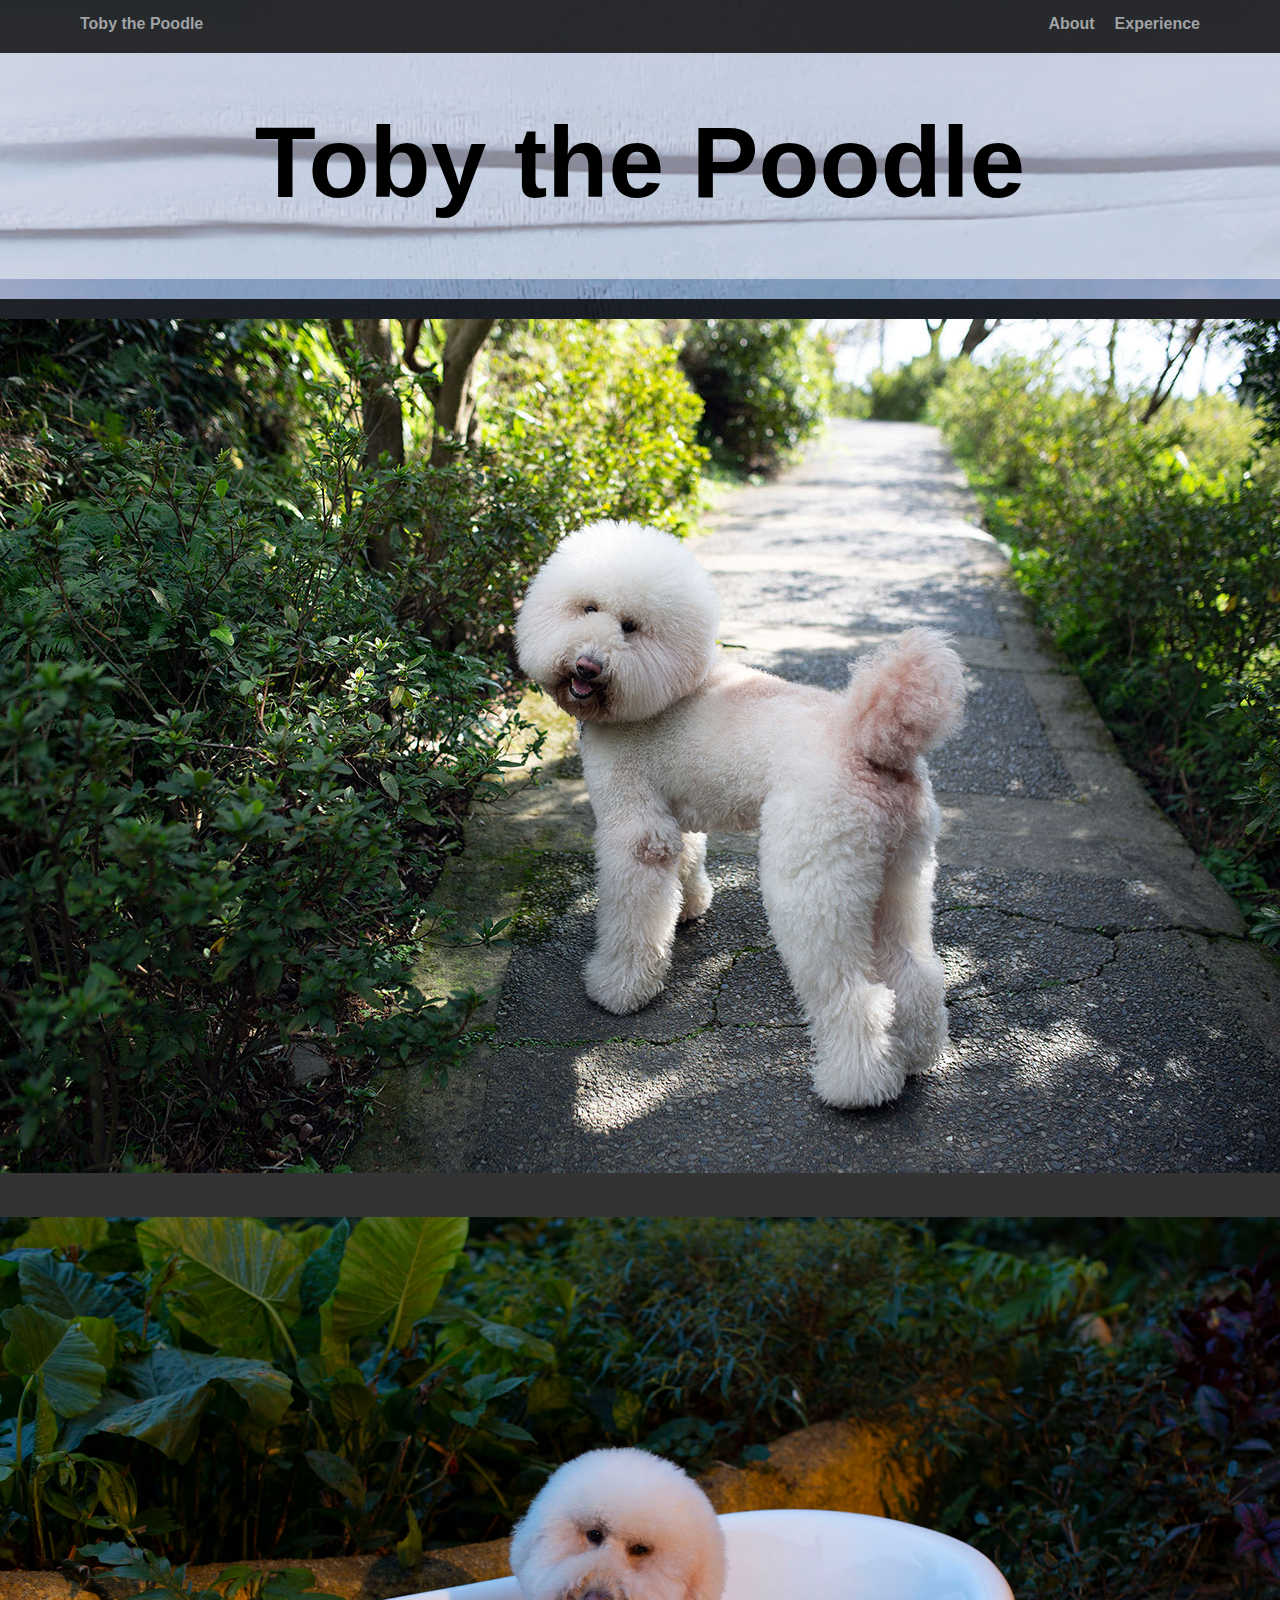
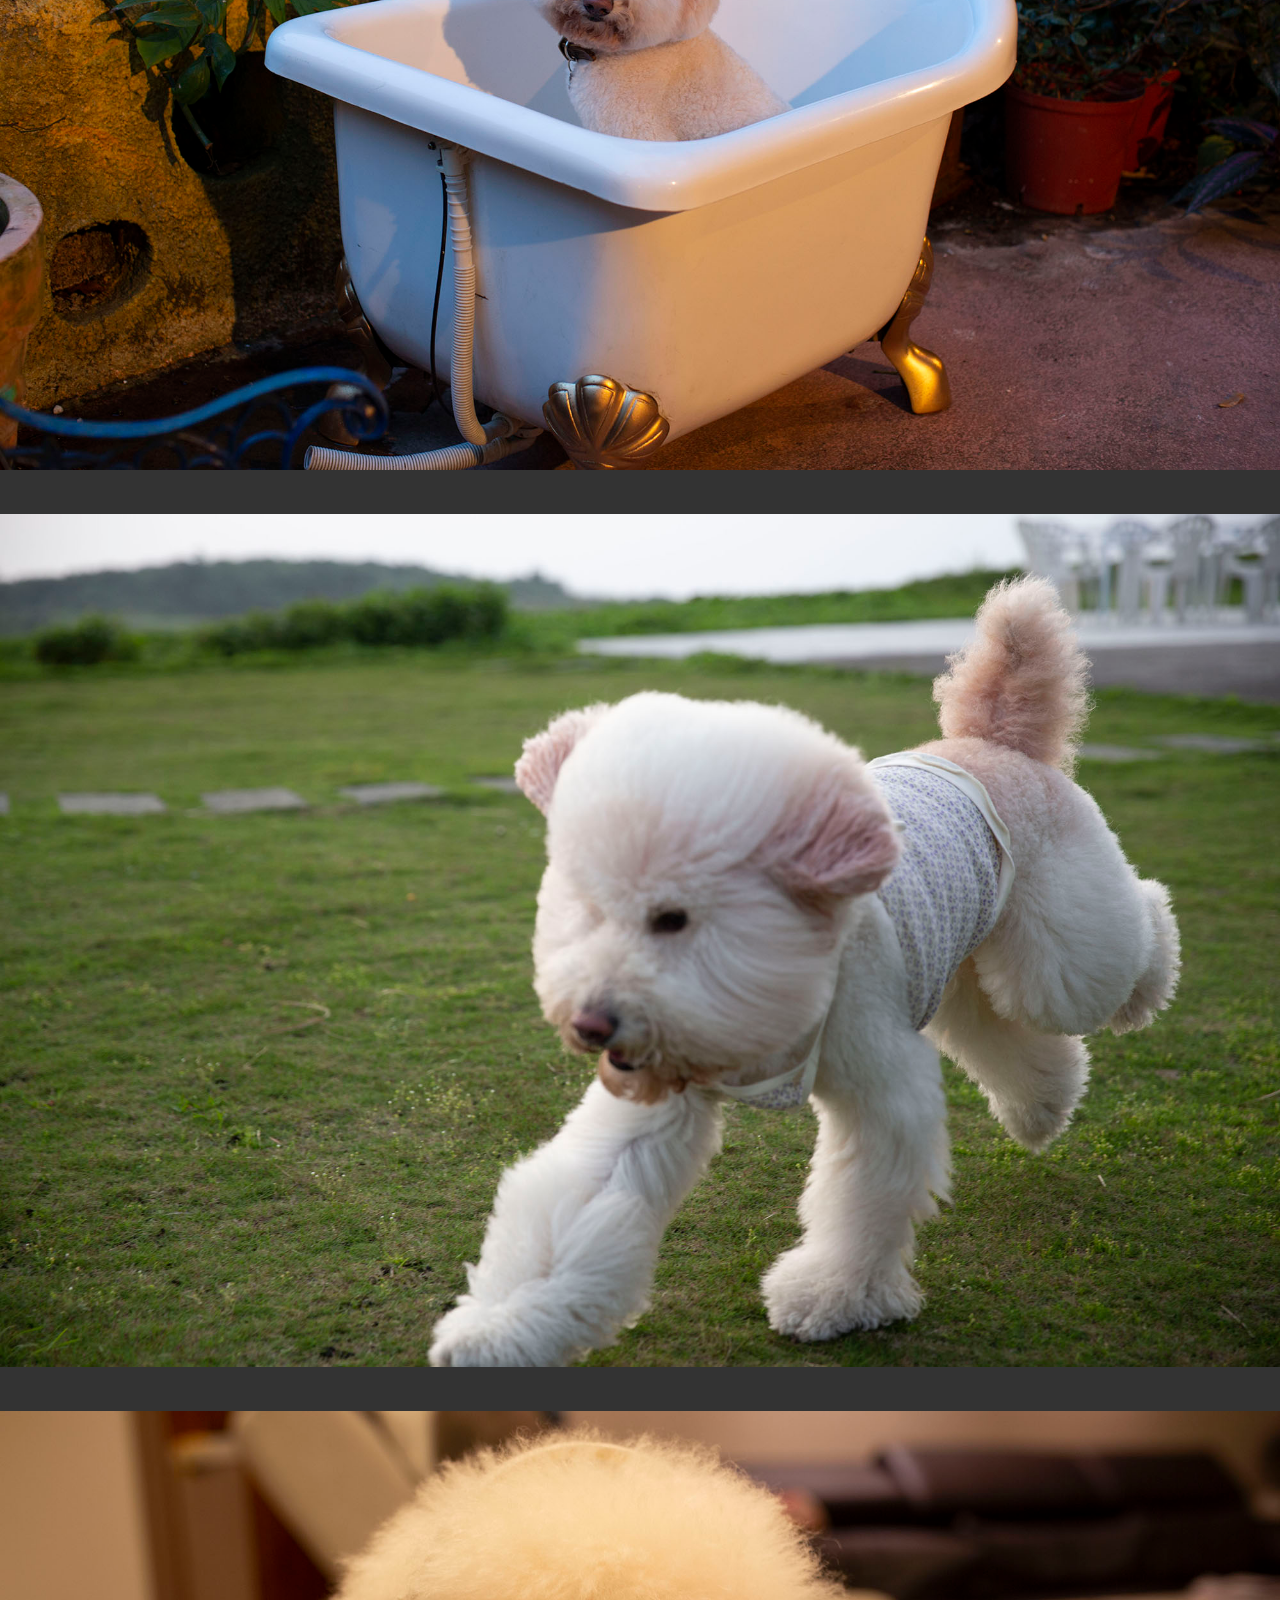
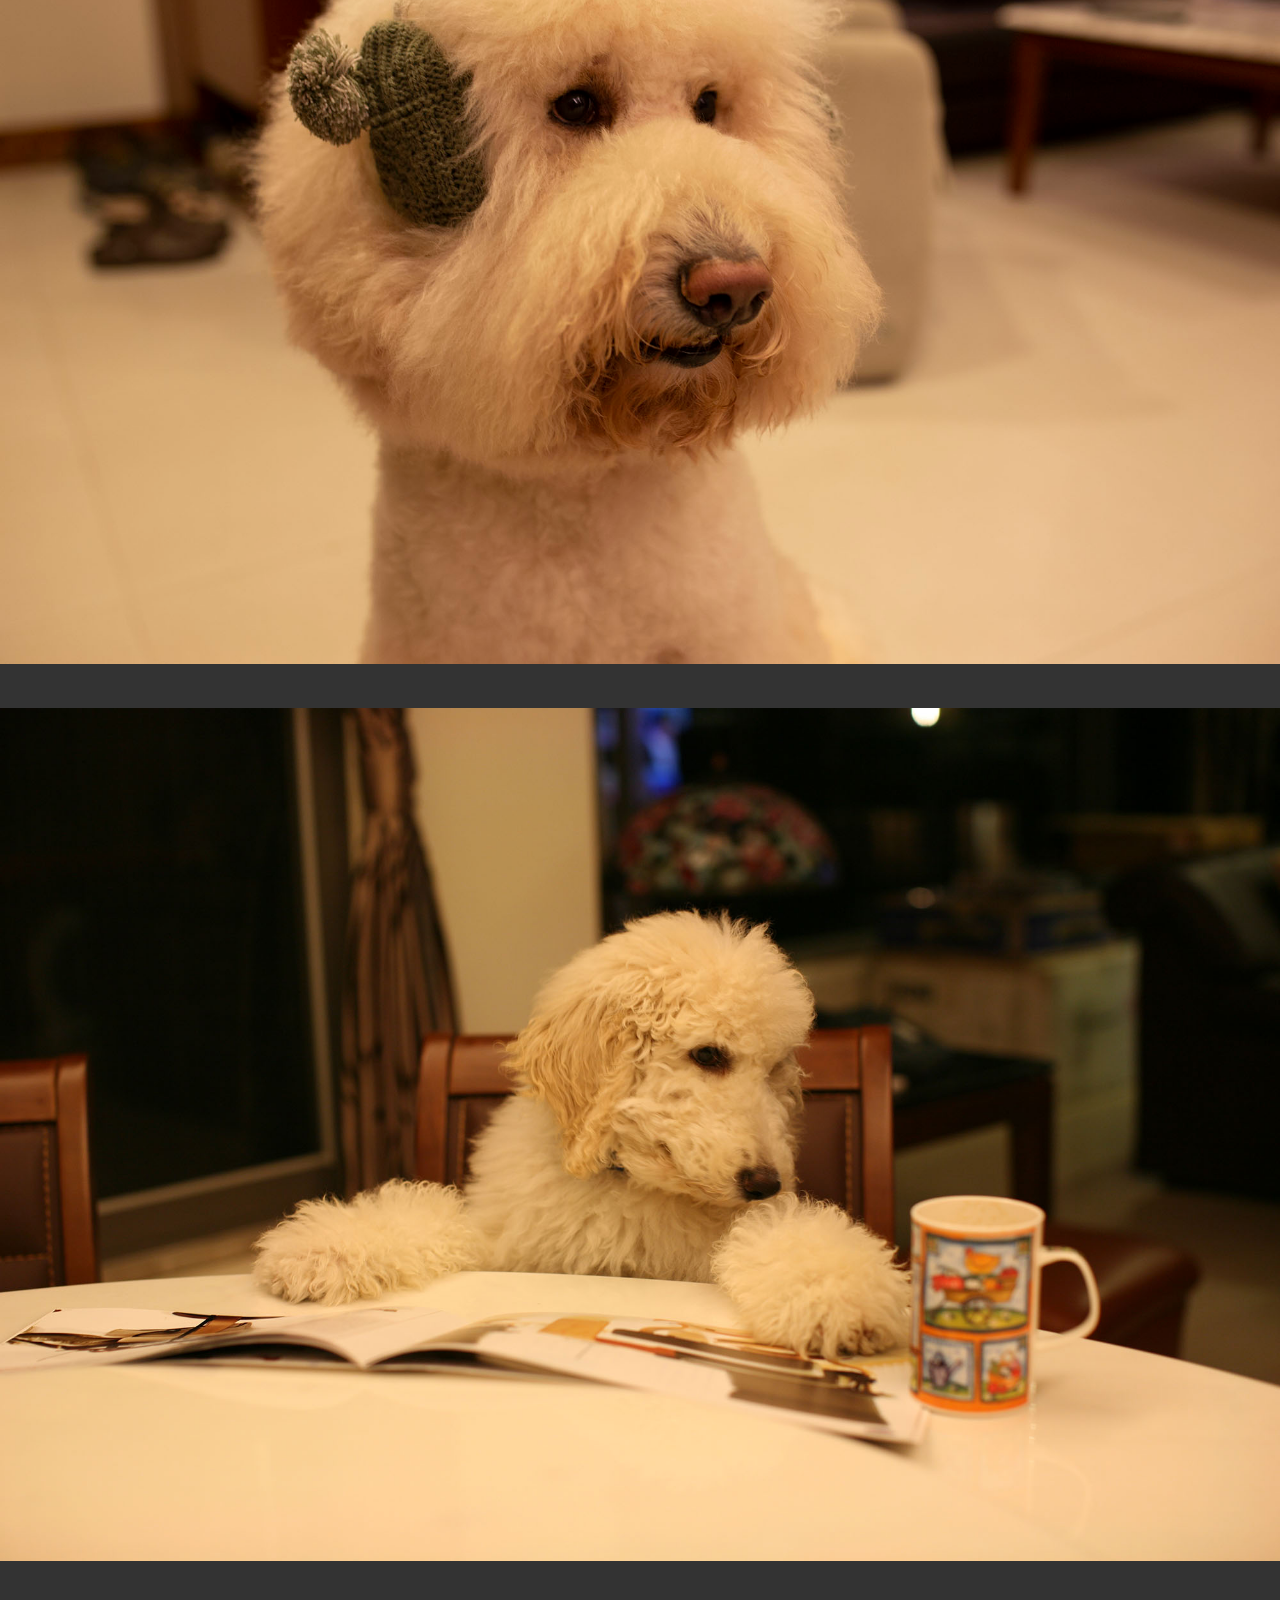
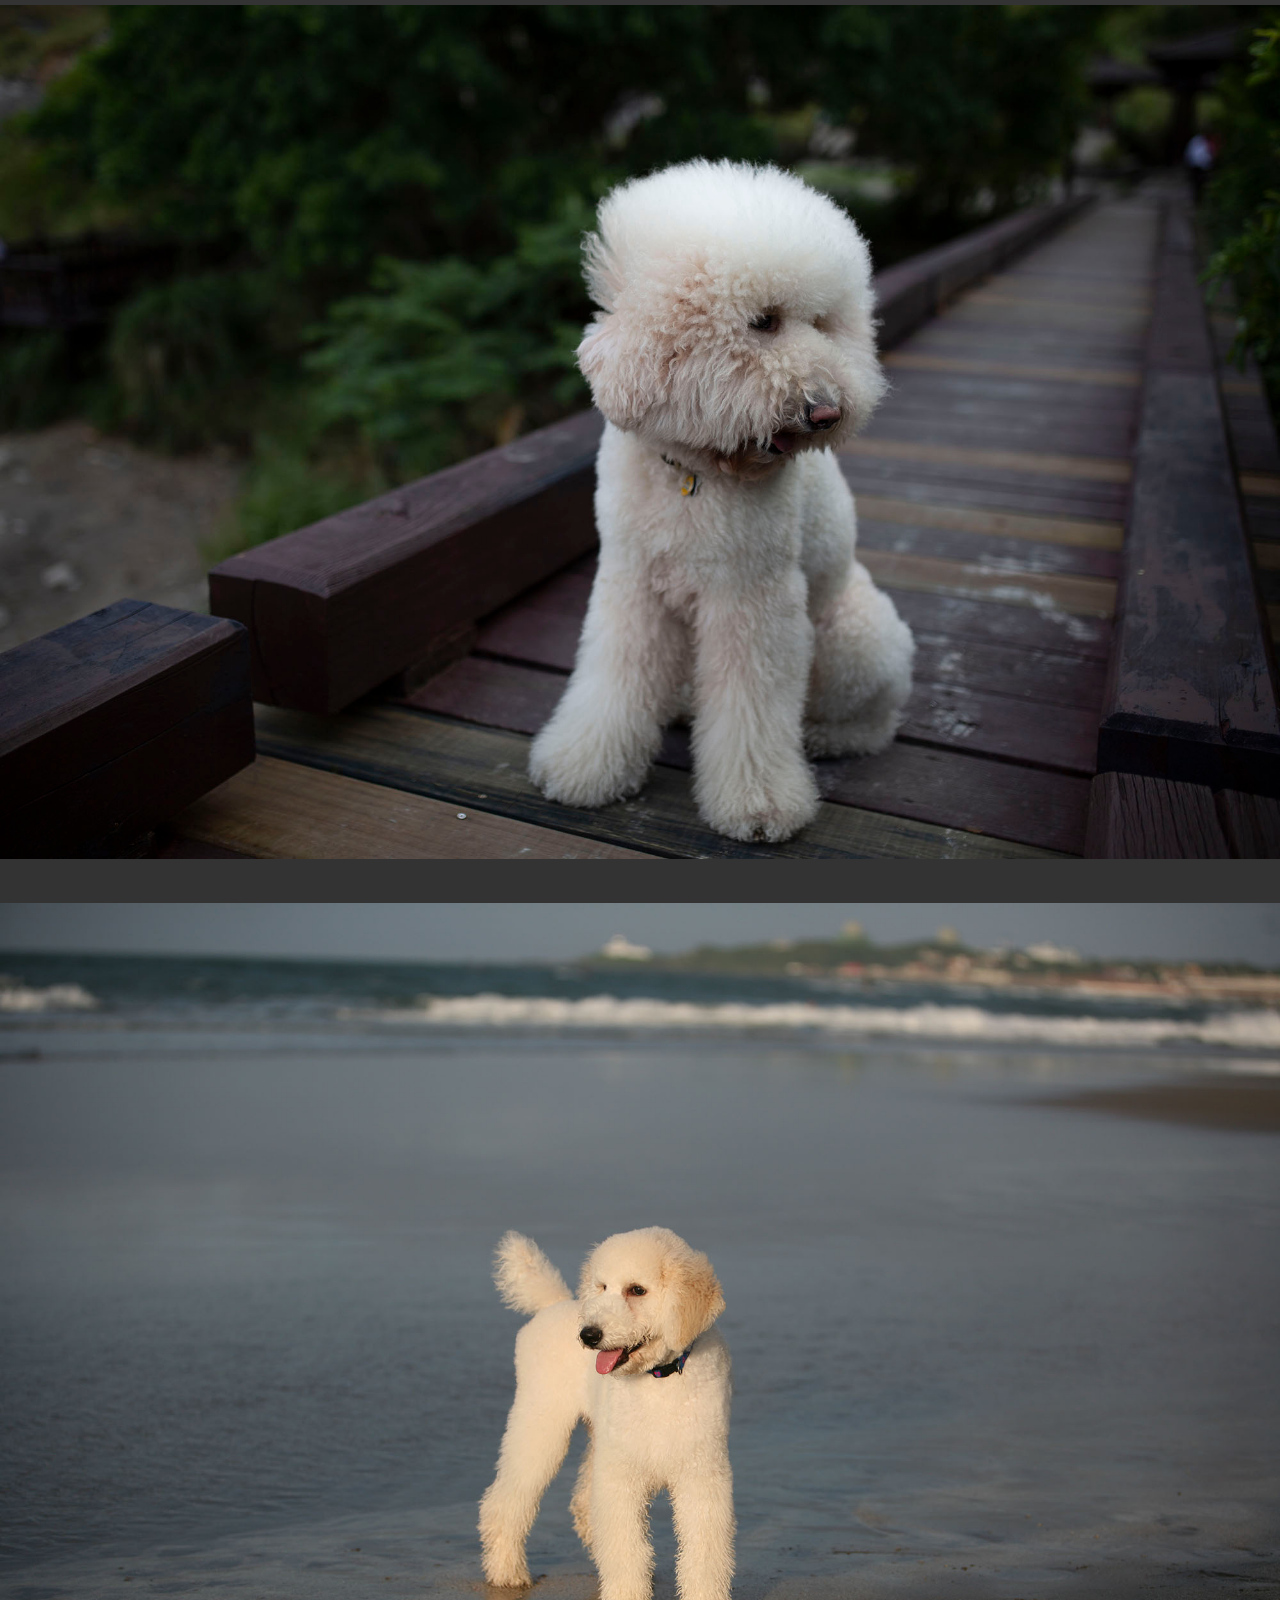
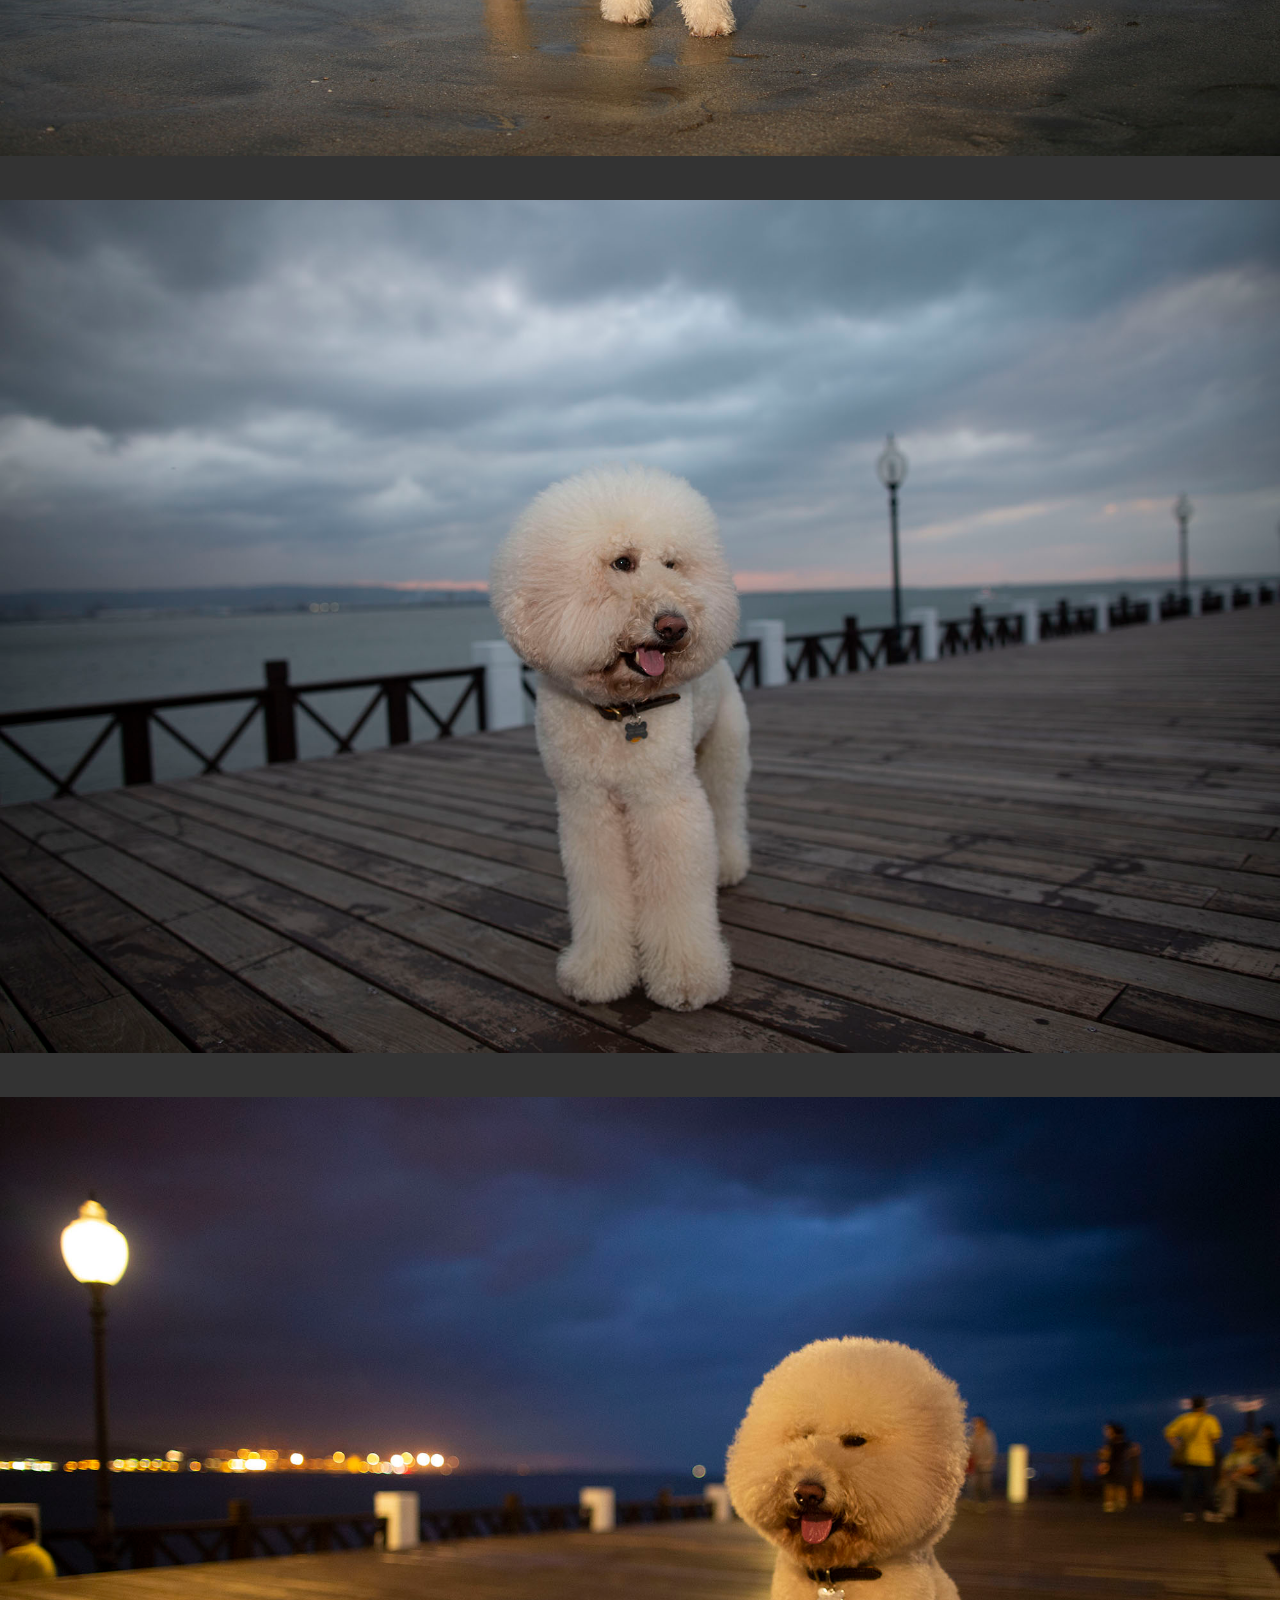
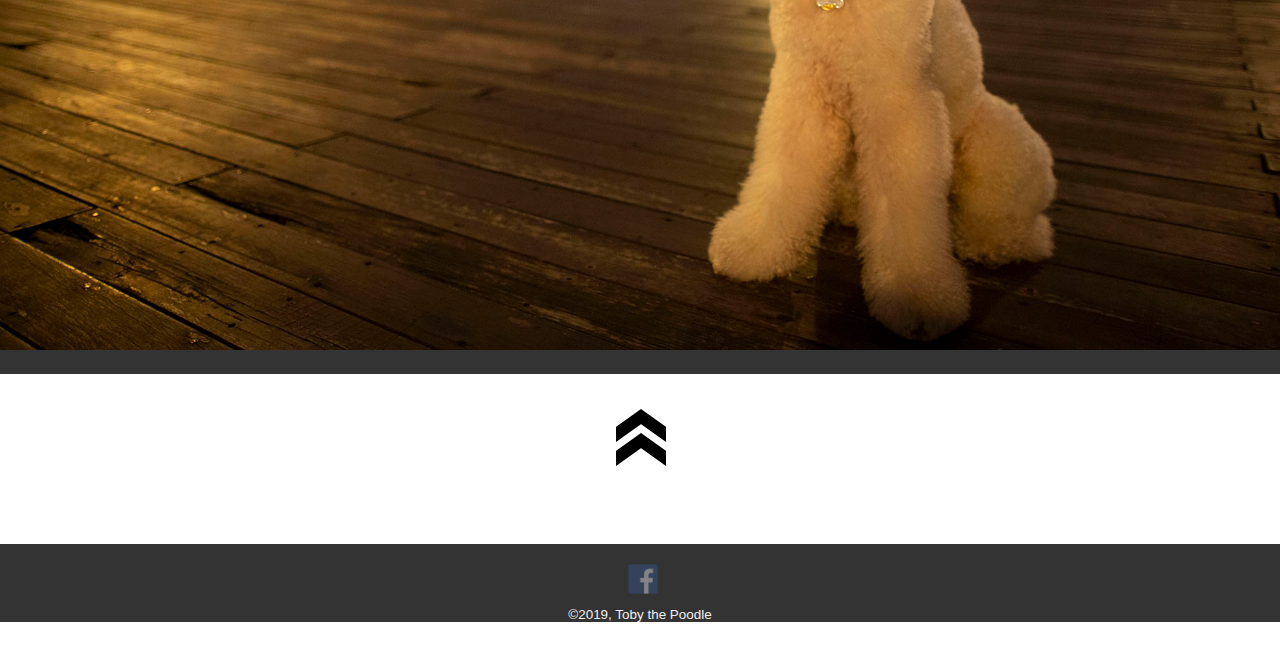
<file: index.html>
<!doctype html>
<html lang="en">
<head>
  <meta charset="utf-8">
  <title>Toby the Poodle</title>
  <meta name="viewport" content="width=device-width, initial-scale=1.0">
  <link rel="stylesheet" href="styles.css">
</head>

<body>
  <div class="main-nav">
      <ul class="nav">
        <li class="name"><a href="index.html">Toby the Poodle</a></li>
        <li><a href="about.html">About</a></li>
        <li><a href="experience.html">Experience</a></li>
      </ul>
  </div>

  <header>
    <h1>Toby the Poodle</h1>
  </header>

  <main>
    <div class="img-main">
      <img src="images/toby_bushypathback.jpg" alt="Toby the Poodle looking back at you on a bushy path">
    </div>
    <div class="img-main">
      <img src="images/toby_bathtub.jpg" alt="Toby the Poodle sitting in a bathtub">
    </div>
    <div class="img-main">
      <img src="images/toby_sport.jpg" alt="Toby the Poodle running">
    </div>
    <div class="img-main">
      <img src="images/toby_earmuff.jpg" alt="Toby the Poodle in earmuffs">
    </div>
    <div class="img-main">
      <img src="images/toby_babymag.JPG" alt="Baby Toby the Poodle reading a magazine at the dining table">
    </div>
    <div class="img-main">
      <img src="images/toby_woodpath.jpg" alt="Toby the Poodle sitting on a wooden path">
    </div>
    <div class="img-main">
      <img src="images/toby_beach.jpg" alt="Toby the Poodle at the beach">
    </div>
    <div class="img-main">
      <img src="images/toby_pier.jpg" alt="Toby the Poodle on the pier">
    </div>
    <div class="img-main">
      <img src="images/toby_pier-night.jpg" alt="Toby the Poodle on the pier at night">
    </div>
    
    <div>
      <a href="#"><img src="images/backtotop_whiteback.png" alt="Back to Top" class="backtotop"></a>
    </div>
  </main>

  <footer>
    <a href="https://www.facebook.com/tobythepoodle" target="_blank" class="social facebook">Facebook</a>
    <p class="copyright">&copy;2019, Toby the Poodle</p>
  </footer>
</body>
</html>
</file>
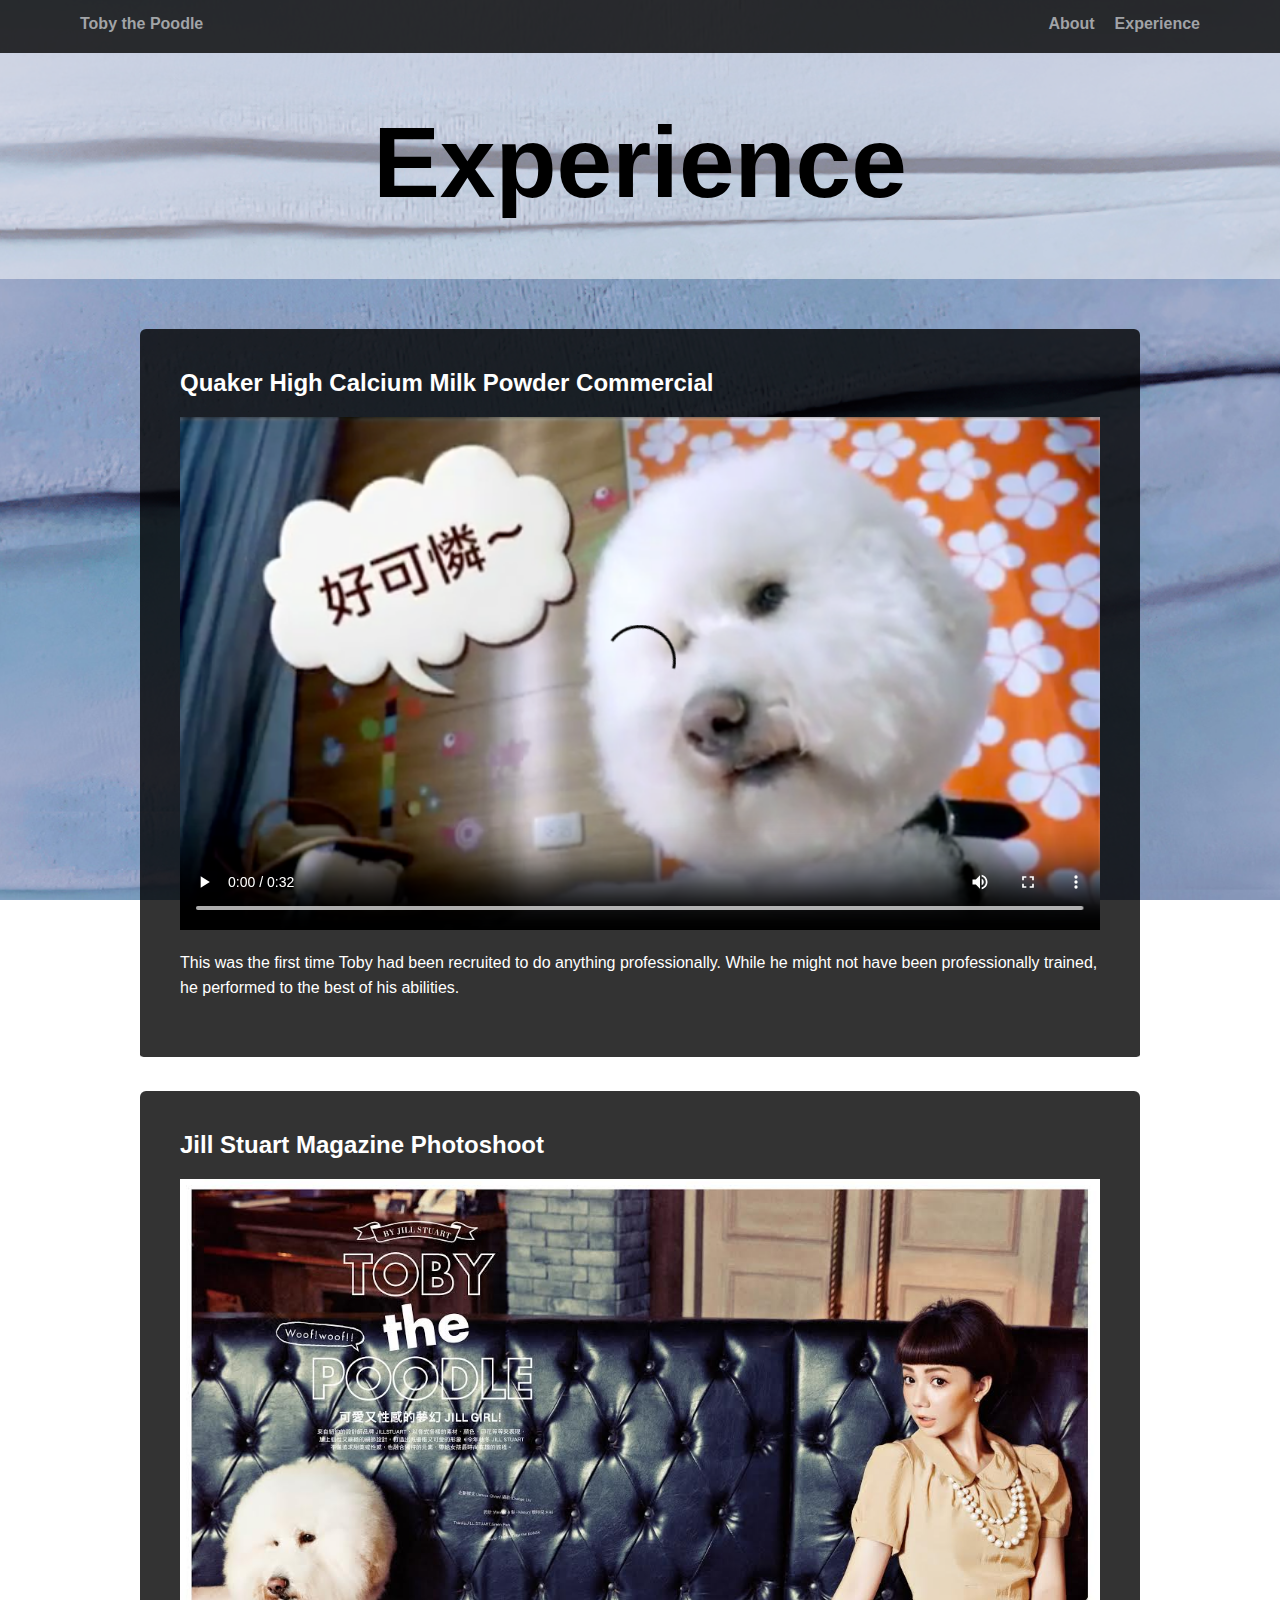
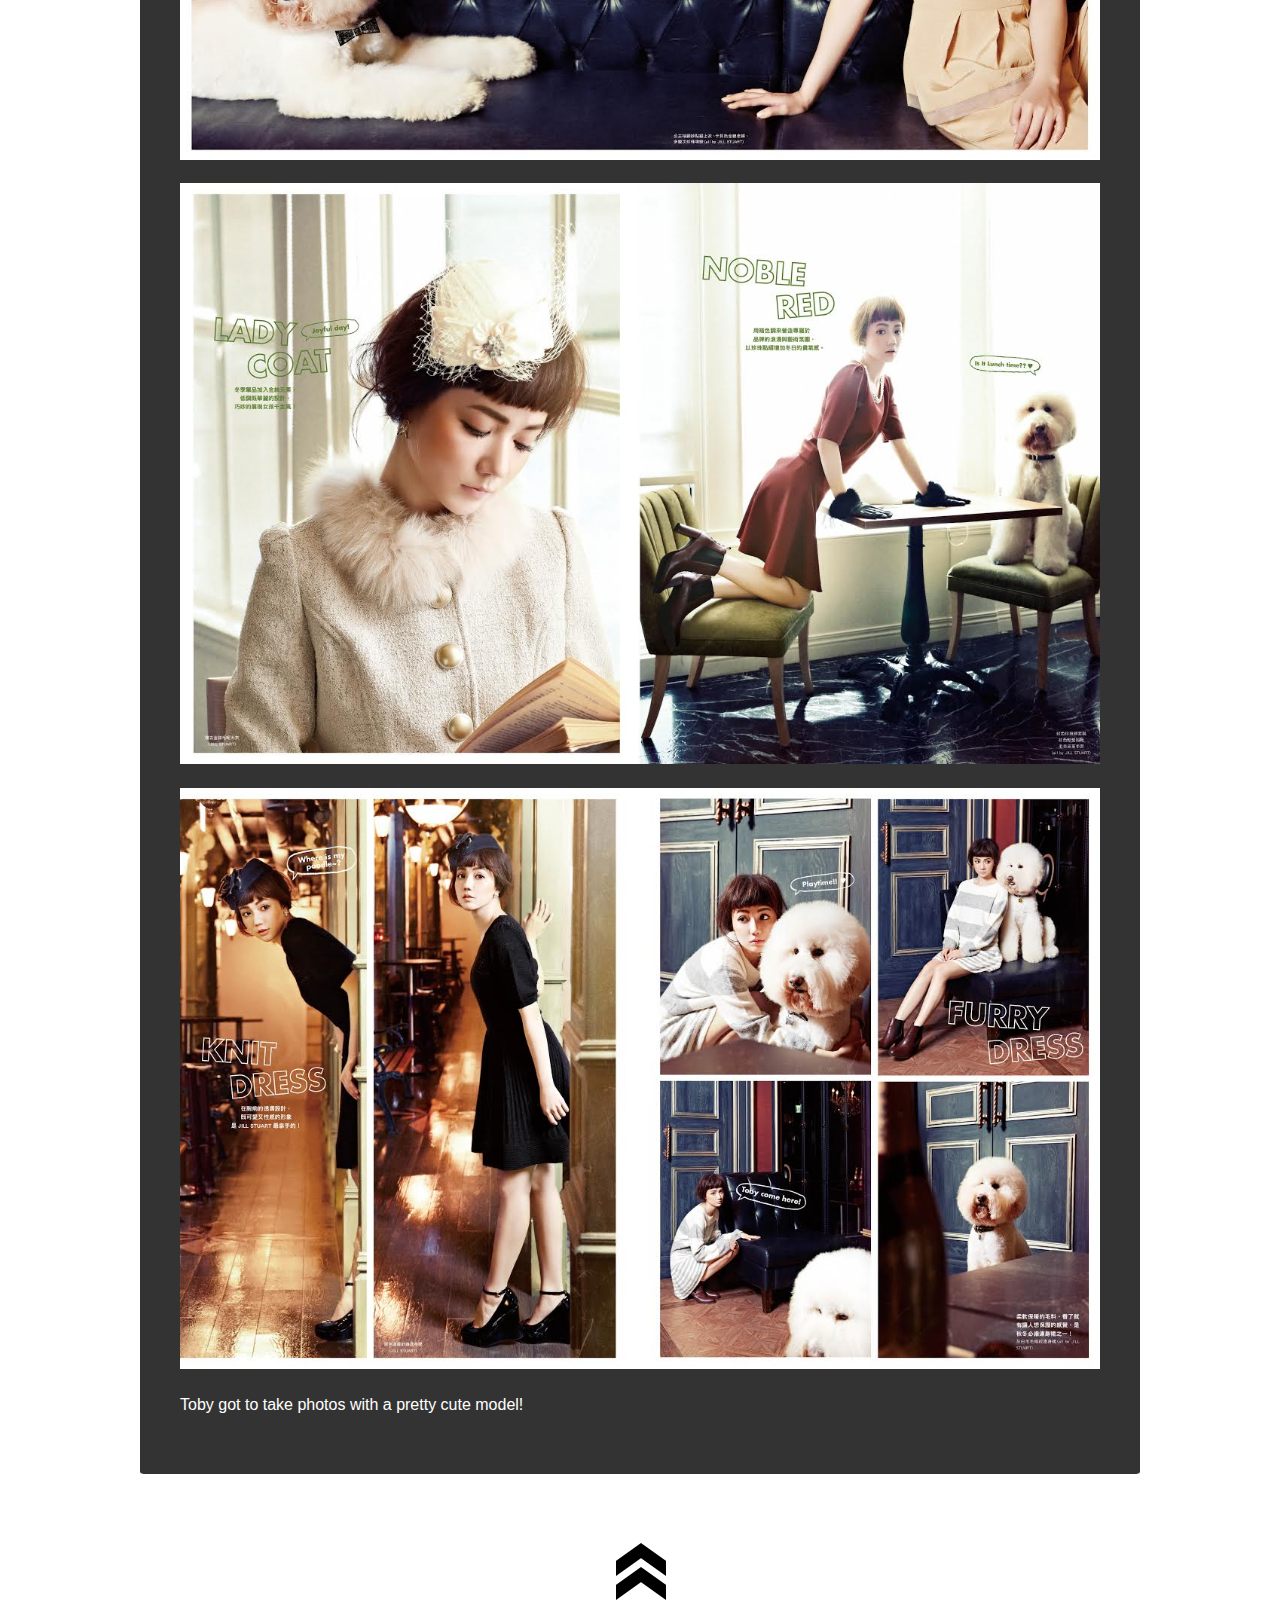
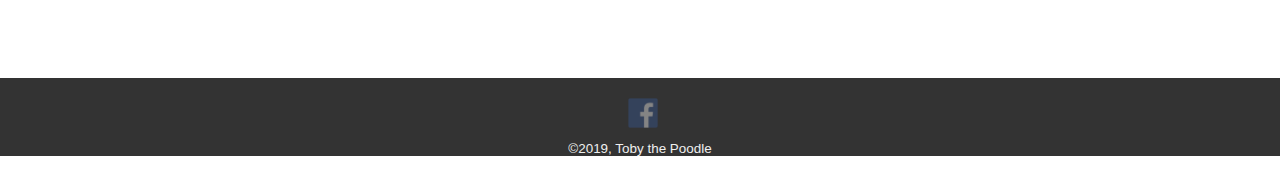
<file: experience.html>
<!doctype html>
<html lang="en">
<head>
  <meta charset="utf-8">
  <title>Toby's Experience</title>
  <meta name="viewport" content="width=device-width, initial-scale=1.0">
  <link rel="stylesheet" href="styles.css">
</head>

<body>
  <div class="main-nav">
      <ul class="nav">
        <li class="name"><a href="index.html">Toby the Poodle</a></li>
        <li><a href="about.html">About</a></li>
        <li><a href="experience.html">Experience</a></li>
      </ul>
  </div>
  
  <header>
    <h1>Experience</h1>
  </header>

  <main>
    <article class="card">
        <h2>Quaker High Calcium Milk Powder Commercial</h2>
        <video poster="images/toby_quakercm-thumb.png" controls>
          <source src="videos/toby_quakercm.mp4" type="video/mp4"> 
        </video>
        <p>This was the first time Toby had been recruited to do anything professionally. While he might not have been professionally trained, he performed to the best of his abilities.</p>
    </article>

    <article class="card">
        <h2>Jill Stuart Magazine Photoshoot</h2>
        <p><img class="card-img" src="images/toby_choc2.jpg" alt="Toby in a Jill Stuart Photoshoot Part 1"></p>
        <p><img class="card-img" src="images/toby_choc1.jpg" alt="Toby in a Jill Stuart Photoshoot Part 2"></p>
        <p><img class="card-img" src="images/toby-choc3.jpg" alt="Toby in a Jill Stuart Photoshoot Part 3"></p>
        <p>Toby got to take photos with a pretty cute model!</p>
    </article>

    <div>
        <a href="#"><img src="images/backtotop_whiteback.png" alt="Back to Top" class="backtotop"></a>
      </div>
  </main>

  <footer>
    <a href="https://www.facebook.com/tobythepoodle" target="_blank" class="social facebook">Facebook</a>
    <p class="copyright">&copy;2019, Toby the Poodle</p>
  </footer>
</body>
</html>
</file>
<file: styles.css>
/* Global Layout Set-up */
* { 
  box-sizing: border-box;
}
  
body {
  margin: 0;
  padding: 0;
  text-align: center;
  font-family: 'Calibri', sans-serif;
  color: rgb(255, 255, 255);
  background: url('images/bluesuede.jpg') repeat-y top center ;
  background-attachment: fixed;
  background-size: cover;
}
img {
  max-width: 100%;
}
video {
  width: 100%;
  max-height: 100%;
}
/* Link Styles */

a {
  text-decoration: none;
  color: #999;
}
a:hover {
  color: #213869;
}

/* Section Styles */

.main-nav {
  width: 100%;
  background: black;
  min-height: 30px;
  padding: 10px;
  position: fixed;
  text-align: center;
  opacity: 0.8;
}
.nav {
  display: flex;
  justify-content: space-around;
  font-weight: 700;
  list-style-type: none;
  margin: 0 auto;
  padding: 0;
}
.nav .name {
  display: block;
  margin-right: auto;
  color: white;
}
.nav li {
  padding: 5px 10px 10px 10px;
}
.nav a {
  transition: all 0.5s;
}
.nav a:hover {
  color: white
}

header {
  text-align: center;
  overflow: hidden;
  padding-top: 45px;
  color: #000000;
  font-size: 50px;
  background-color: rgba(255, 255, 255, 0.5)
}
header {
  line-height: 1;
}
.img-main {
  height: auto;
  max-width: 100%;
  padding: 20px 0 20px;
  background-color: rgb(0, 0, 0, 0.8);
  transition: all 0.5s;
}
.img-about {
  width: 25%;
}
.img-about-row {
  width: 50%;
}
.img-about-vert {
  max-height: 800px;
  width: auto;
}
.about-row {
  display: flex;
  justify-content: space-evenly;
  align-items: center;
  flex-direction: row;
  background-color: rgb(0, 0, 0, 0.8);
  transition: all 0.5s;
  max-width: 100%;
  margin: 100px 0;
  line-height: 3em;
}
.about-column {
  flex-direction: column;
}
.about-list {
  font-size: 20px;
  text-align: left;
}

.tag {
  background-color: #efefef;
  color: black;
  padding: 10px;
  border-radius: 5px;
  display: table;
  margin: 10px auto;
} 
.card {
  margin: 30px auto 30px;
  padding: 20px 40px 40px;
  max-width: 1000px;
  text-align: left;
  background-color: rgb(0, 0, 0, 0.8);
  border-bottom: 4px solid rgb(255, 255, 255);
  border-radius: 6px;
  transition: all 0.5s;
}
.flatwhite {
  width: 100%;
  margin: 20px auto 20px;
  padding: 20px 40px 20px;
  color: #213869;
  background-color: rgba(255, 255, 255, 0.5);
  transition: all 0.5s;
  font-size: 30px;
}
.card-img {
  max-width: 100%;
  margin: auto;
}
.card:hover {
  border-color: #213869;
}

.backtotop {
  padding: 20px;
}

footer {
  width: 100%;
  max-height: 90px;
  padding: 20px 0 0;
  background-color: rgb(0, 0, 0, 0.8);
  color: #efefef;
}

footer .copyright {
  top: -8px;
  font-size: 0.7em;
}

footer ul {
  list-style-type: none;
  margin: 0;
  padding: 0;
}

footer ul li {
  display: inline-block;
}

a.social {
  display: inline-block;
  text-indent: -9999px;
  margin-left: 5px;
  width: 30px;
  height: 30px;
  background-size: 30px 30px;
  opacity: 0.4;
  transition: all 0.5s;
}
a.facebook {
  background-image: url(images/facebook.png);
}
a.social:hover {
  opacity: 1;
}
.clearfix {
  clear: both;
}

/* Styles for larger screens */
@media screen and (min-width: 720px) {
  
  .flex {
      display: -ms-flexbox;      /* TWEENER - IE 10 */
      display: flex; 
      max-width: 1200px;
      -ms-flex-pack: distribute;
      justify-content: space-around;
      margin: 0 auto;
  }

  header {
    min-height: 250px;
  }

  .nav {
    max-width: 1200px;
    padding: 0 30px;
  }

  main {
    padding-top: 20px;
  }

  main p {
    line-height: 1.6em;
  }

  footer {
    font-size: 1.2em;
    width: auto;
    margin: 40px auto;
  }
}
</file>
